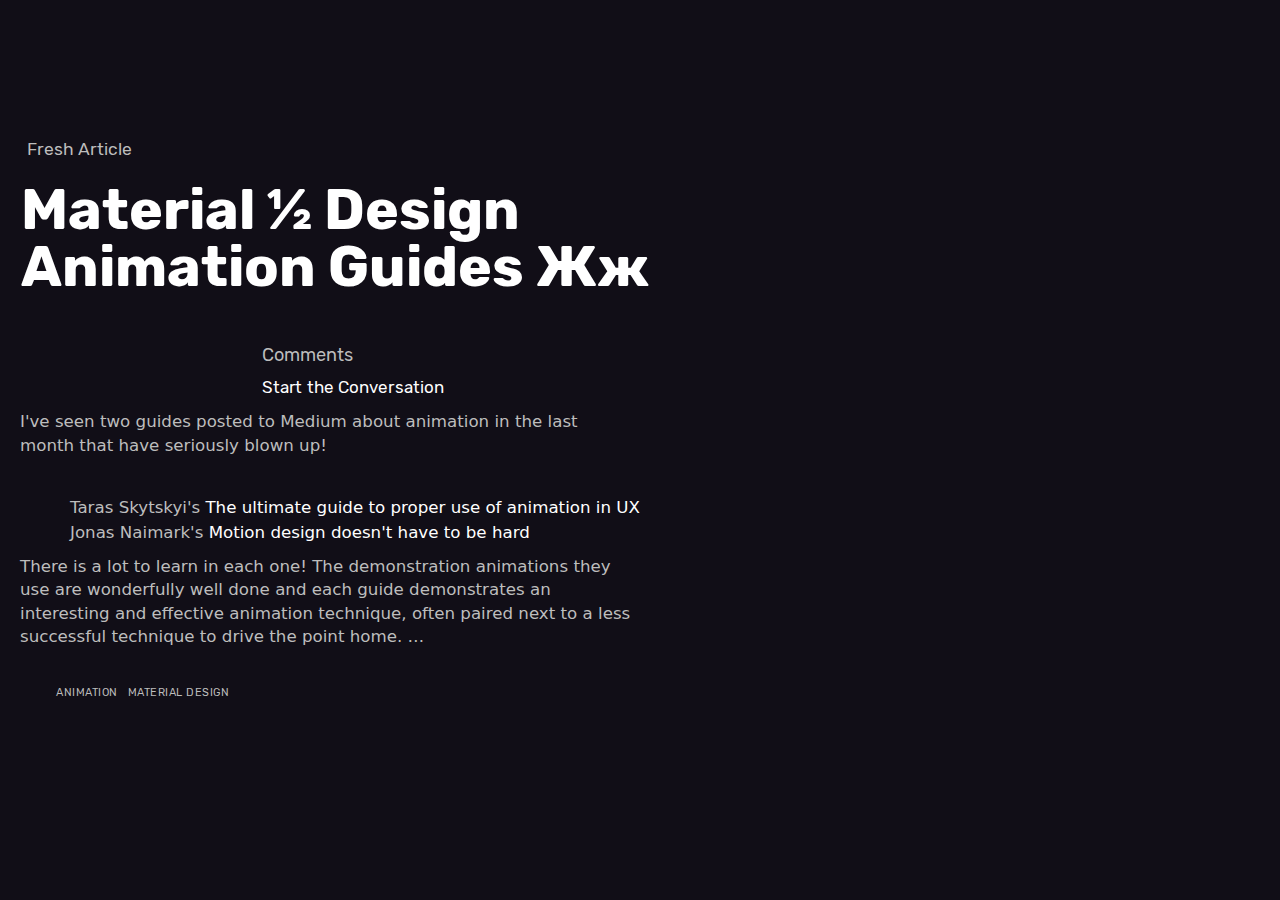
<file: index.html>
<!doctype html>
<html lang="en">
	<head>
		<meta charset="utf-8">
		<meta name="viewport" content="width=device-width, initial-scale=1.0">
		<title></title>
		<link rel="stylesheet" href="/css/existing-theme-md.css">
		<link rel="stylesheet" href="/css/demo.css">

		<link rel="preload" href="/rubik/Rubik-Bold-kern-latin.woff2" as="font" type="font/woff2" crossorigin>
		<link rel="preload" href="/rubik/Rubik-Regular-kern-latin.woff2" as="font" type="font/woff2" crossorigin>
		<style>
			@font-face {
				font-family: Rubik;
				src: url(/rubik/Rubik-Bold-kern-latin.woff2) format("woff2"), url(/rubik/Rubik-Bold-kern-latin.woff) format("woff");
				font-weight: 700;
				font-display: swap;
			}
			@font-face {
				font-family: Rubik;
				src: url(/rubik/Rubik-Regular-kern-latin.woff2) format("woff2"), url(/rubik/Rubik-Regular-kern-latin.woff) format("woff");
				font-weight: 400;
				font-display: swap;
			}
		</style>
		<script>
			if( "fonts" in document ) {
				var rubikreg = new FontFace("Rubik", "url(/rubik/Rubik-Regular-hint-all.woff2) format('woff2'), url(/rubik/Rubik-Regular-hint-all.woff) format('woff')");
				var rubikbold = new FontFace("Rubik", "url(/rubik/Rubik-Bold-hint-all.woff2) format('woff2'), url(/rubik/Rubik-Bold-hint-all.woff) format('woff')", { weight: "700" });

				Promise.all([ rubikbold.load(), rubikreg.load() ]).then(function(loadedFonts) {
					loadedFonts.forEach(function(font) {
						document.fonts.add(font);
					});
				});
			}
		</script>
		<script>
			// Add support for Edge/IE to use hinting and opentype features
			// Warning: the repaints don’t group here
			if(!("fonts" in document) && "querySelector" in document) {
				var style = document.createElement("style");
				style.innerHTML = "@font-face { font-family: Rubik; src: url(/rubik/Rubik-Regular-hint-all.woff2) format('woff2'), url(/rubik/Rubik-Regular-hint-all.woff) format('woff'); } @font-face { font-family: Rubik; font-weight: 700; src: url(/rubik/Rubik-Bold-hint-all.woff2) format('woff2'), url(/rubik/Rubik-Bold-hint-all.woff) format('woff'); }";
				document.querySelector("head").appendChild(style);
			}
		</script>
		<script>
			// Service Worker for repeat views
			if( navigator.serviceWorker ) {
				window.addEventListener("load", function(event) {
					navigator.serviceWorker.register("/serviceworker.js")
						.then(function( registration ) {
							console.log( "Service Worker success:", registration.scope );
						}).catch(function( error ) {
							console.log( "Service Worker error:", error );
						});
				});
			}
		</script>
	</head>
	<body>
		<p class="fresh">Fresh Article</p>
		<h1 class="hed">Material <span class="frac">1/2</span> Design Animation Guides Жж</h1>
		<p class="comments">Comments</p>
		<p class="comments-cta">Start the Conversation</p>
		<p class="bodytxt">I've seen two guides posted to Medium about animation in the last month that have seriously blown up!</p>
		<ul class="bodytxt">
			<li>Taras Skytskyi's <a href="#">The ultimate guide to proper use of animation in UX</a></li>
			<li>Jonas Naimark's <a href="#">Motion design doesn't have to be hard</a></li>
		</ul>
		<p class="bodytxt">There is a lot to learn in each one! The demonstration animations they use are wonderfully well done and each guide demonstrates an interesting and effective animation technique, often paired next to a less successful technique to drive the point home. …</p>
		<div class="tag">Animation<span></span>Material Design</div>
	</body>
</html>
</file>
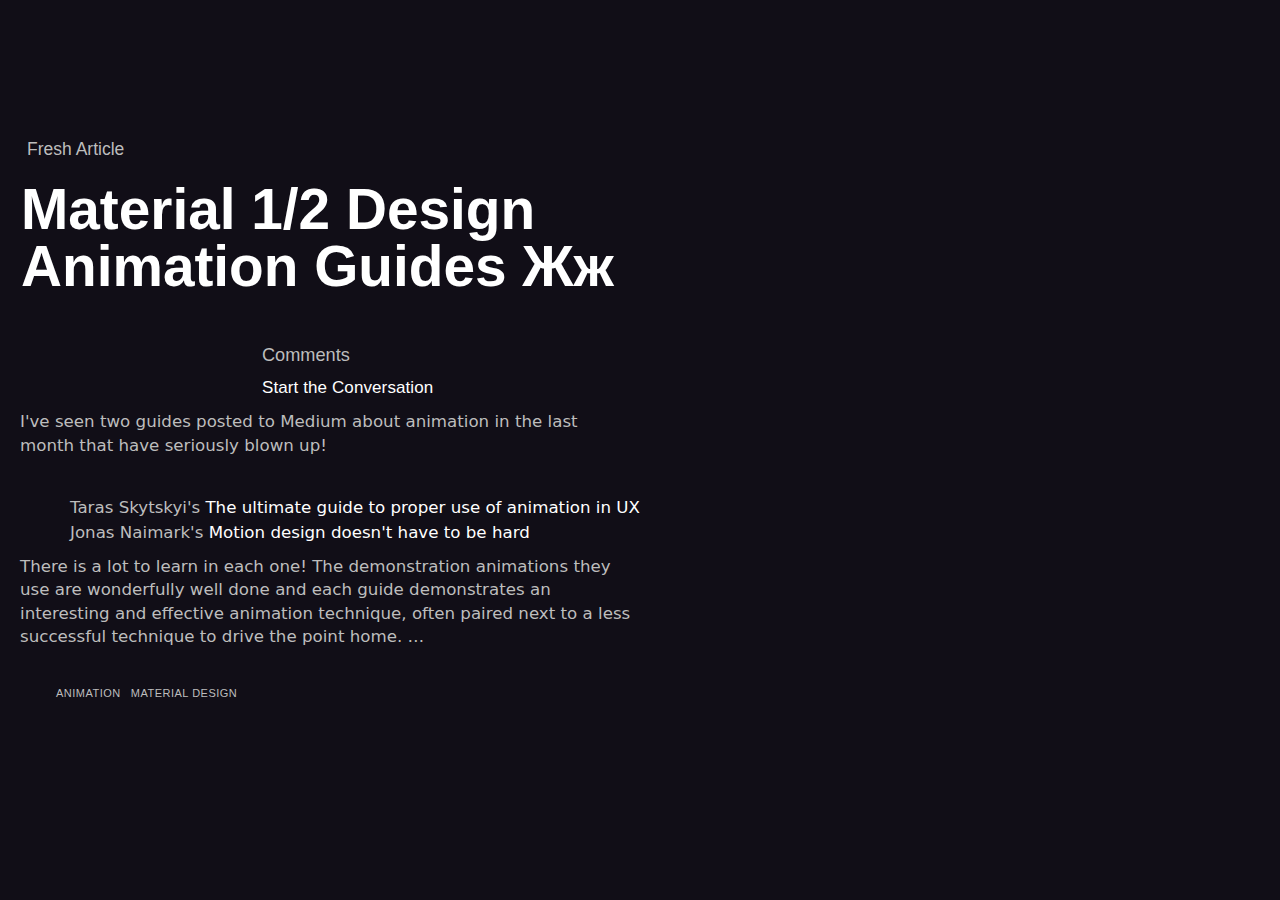
<file: googlefonts/index.html>
<!doctype html>
<html lang="en">
	<head>
		<meta charset="utf-8">
		<meta name="viewport" content="width=device-width, initial-scale=1.0">
		<title></title>
		<link rel="stylesheet" href="/css/existing-theme-md.css">
		<link rel="stylesheet" href="/css/demo.css">
		<link href="https://fonts.googleapis.com/css?family=Rubik:400,700" rel="stylesheet">
	</head>
	<body>
		<p class="fresh">Fresh Article</p>
		<h1 class="hed">Material <span class="frac">1/2</span> Design Animation Guides Жж</h1>
		<p class="comments">Comments</p>
		<p class="comments-cta">Start the Conversation</p>
		<p class="bodytxt">I've seen two guides posted to Medium about animation in the last month that have seriously blown up!</p>
		<ul class="bodytxt">
			<li>Taras Skytskyi's <a href="#">The ultimate guide to proper use of animation in UX</a></li>
			<li>Jonas Naimark's <a href="#">Motion design doesn't have to be hard</a></li>
		</ul>
		<p class="bodytxt">There is a lot to learn in each one! The demonstration animations they use are wonderfully well done and each guide demonstrates an interesting and effective animation technique, often paired next to a less successful technique to drive the point home. …</p>
		<div class="tag">Animation<span></span>Material Design</div>
	</body>
</html>
</file>
<file: css/demo.css>
body {
	background-color: #110e17;
	color: #bdbdbd;
	font-family: sans-serif;
	min-height: 704px;
}
/*body:before {
	content: "";
	position: absolute;
	left: 0;
	top: 0;
	width: 100%;
	height: 704px;
	background-position: 0 0;
	background-image: url(/sample.png);
	background-repeat: no-repeat;
	opacity: .15;
	z-index: -1;
}*/
:link,
:visited {
	color: #fff;
}
.hed,
.opentype,
.fresh,
.comments,
.comments-cta,
.tag {
	font-family: Rubik, sans-serif;
}
.fresh {
	/*font-weight: 500;*/
	font-size: 17.5px;
}
.hed {
	color: #fff;
	font-size: 3.125rem; /* 50px /16 */
	line-height: 1;
}
.comments {
}
.comments-cta {
	color: #fff;
	font-size: 17px;
	letter-spacing: .1px;
	/* Mislabeled */
	/*font-weight: 500;*/
}
.tag {
	/*font-weight: 500;*/
	font-size: 11px;
	letter-spacing: .5px;
	text-transform: uppercase;
	/*-webkit-font-smoothing: antialiased;
	-moz-osx-font-smoothing: grayscale;*/
}

/* positioning */
.fresh {
	position: absolute;
	left: 27px;
	top: 136px;
}
.hed {
	margin-top: 182px;
	max-width: 800px;
	padding-left: 21px;
}
.comments {
	margin-top: 46px;
	margin-bottom: 0;
	padding-left: 262px;
}
.comments-cta {
	margin-top: 6px;
	margin-bottom: 0;
	padding-left: 262px;
}
.tag {
	position: absolute;
	left: 56px;
	top: 685px;
}
.tag span {
	display: inline-block;
	min-width: 10px;
}

/* Body text */
.bodytxt {
	font-family: system-ui, sans-serif;
	max-width: 652px;
	padding: 0 20px;
	font-size: 16.66666px;
	line-height: 1.4;
}
.bodytxt {
	padding-top: 10px;
}
ul.bodytxt {
	margin: 0;
	margin-top: 38px;
	padding: 0;
}
ul.bodytxt li {
	padding-left: 70px;
	line-height: 1.5;
}

/* Fractions */
.frac {
	font-feature-settings: "frac" on;
}
@supports (font-variant-numeric: diagonal-fractions) {
	.frac {
		font-variant-numeric: diagonal-fractions;
	}
}

.ordn {
	font-feature-settings: "ordn" on;
}
@supports (font-variant-numeric: ordinal) {
	.ordn {
		font-variant-numeric: ordinal;
	}
}
.dlig {
	font-feature-settings: "dlig" on;
}

@supports (font-variant-ligatures: discretionary-ligatures) {
	.dlig {
		font-variant-ligatures: discretionary-ligatures;
	}
}
</file>
